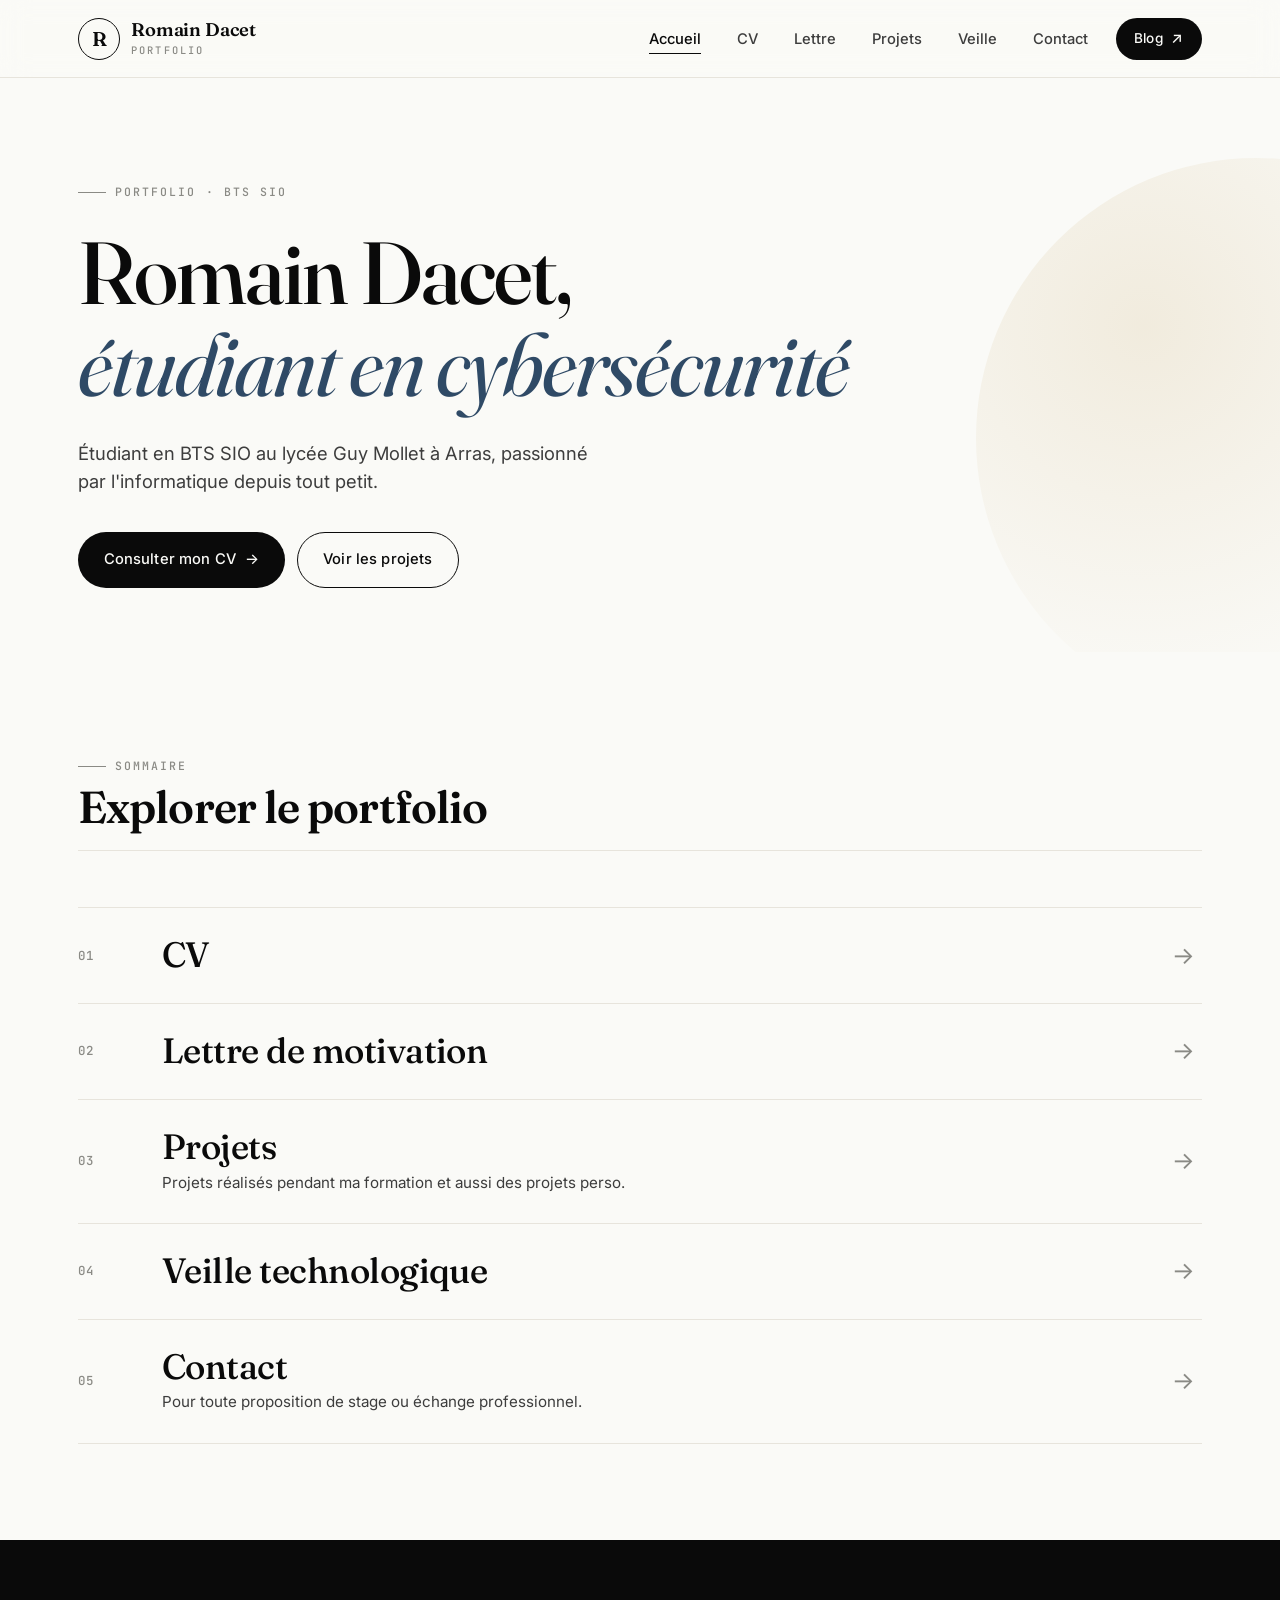
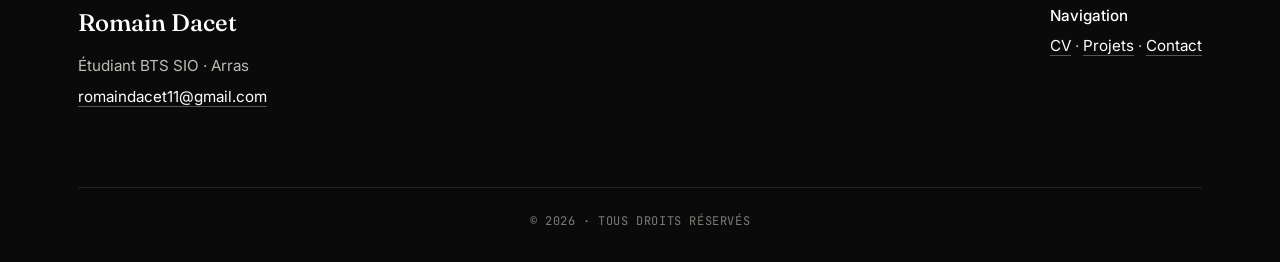
<file: index.html>
<!DOCTYPE html>
<html lang="fr">
<head>
    <meta charset="UTF-8">
    <meta name="viewport" content="width=device-width, initial-scale=1">
    <meta name="description" content="Portfolio de Romain Dacet — BTS SIO, technicien réseau. CV, lettre de motivation, projets et veille technologique.">
    <title>Romain Dacet — Portfolio BTS SIO</title>
    <link rel="icon" href="assets/img/favicon.svg" type="image/svg+xml">
    <link rel="preconnect" href="https://fonts.googleapis.com">
    <link rel="preconnect" href="https://fonts.gstatic.com" crossorigin>
    <link href="https://fonts.googleapis.com/css2?family=Fraunces:ital,wght@0,400;0,500;0,600;1,400;1,500&family=Inter:wght@400;500;600;700&family=JetBrains+Mono:wght@400;500&display=swap" rel="stylesheet">
    <link rel="stylesheet" href="assets/css/style.css?v=20260616">
</head>
<body>

<header class="site-header">
    <div class="container">
        <a href="index.html" class="site-logo">
            <span class="logo-mark" aria-hidden="true">R</span>
            <span class="site-title">
                Romain Dacet
                <small>Portfolio</small>
            </span>
        </a>

        <div class="header-actions">
            <nav class="main-nav" aria-label="Navigation principale">
                <ul>
                    <li class="current-menu-item"><a href="index.html">Accueil</a></li>
                    <li><a href="cv.html">CV</a></li>
                    <li><a href="lettre-motivation.html">Lettre</a></li>
                    <li><a href="projets.html">Projets</a></li>
                    <li><a href="veille.html">Veille</a></li>
                    <li><a href="contact.html">Contact</a></li>
                </ul>
            </nav>

            <a class="btn btn--blog" href="https://blog.rdacet.fr" target="_blank" rel="noopener">
                Blog <span class="arrow-i" aria-hidden="true">&#8599;</span>
            </a>

            <button class="nav-toggle" aria-label="Ouvrir le menu" aria-expanded="false">&#9776;</button>
        </div>
    </div>
</header>

<main id="site-main">

<!-- Hero -->
<section class="hero">
    <div class="container">
        <div class="hero-text">
            <span class="eyebrow">Portfolio &middot; BTS SIO</span>
            <h1>Romain Dacet,<br><span class="accent">étudiant en cybersécurité<span></h1>
            <p class="lead">
                Étudiant en BTS SIO au lycée Guy Mollet à Arras, passionné par l'informatique depuis tout petit.
            </p>
            <div class="hero-actions">
                <a href="cv.html" class="btn">Consulter mon CV <span class="arrow-i">&rarr;</span></a>
                <a href="projets.html" class="btn btn--outline">Voir les projets</a>
            </div>
        </div>
    </div>
</section>

<!-- Liste éditoriale -->
<section>
    <div class="container">
        <div class="section-head">
            <div class="section-head-left">
                <span class="eyebrow">Sommaire</span>
                <h2>Explorer le portfolio</h2>
            </div>
        </div>

        <ul class="nav-list">
            <li>
                <a href="cv.html">
                    <span class="np-num">01</span>
                    <span class="np-main">
                        <span class="np-title">CV</span>
                    </span>
                    <span class="np-arrow">&rarr;</span>
                </a>
            </li>
            <li>
                <a href="lettre-motivation.html">
                    <span class="np-num">02</span>
                    <span class="np-main">
                        <span class="np-title">Lettre de motivation</span>
                    </span>
                    <span class="np-arrow">&rarr;</span>
                </a>
            </li>
            <li>
                <a href="projets.html">
                    <span class="np-num">03</span>
                    <span class="np-main">
                        <span class="np-title">Projets</span>
                        <span class="np-desc">Projets réalisés pendant ma formation et aussi des projets perso.</span>
                    </span>
                    <span class="np-arrow">&rarr;</span>
                </a>
            </li>
            <li>
                <a href="veille.html">
                    <span class="np-num">04</span>
                    <span class="np-main">
                        <span class="np-title">Veille technologique</span>
                    </span>
                    <span class="np-arrow">&rarr;</span>
                </a>
            </li>
            <li>
                <a href="contact.html">
                    <span class="np-num">05</span>
                    <span class="np-main">
                        <span class="np-title">Contact</span>
                        <span class="np-desc">Pour toute proposition de stage ou échange professionnel.</span>
                    </span>
                    <span class="np-arrow">&rarr;</span>
                </a>
            </li>
        </ul>
    </div>
</section>

</main>

<footer class="site-footer">
    <div class="container">
        <div>
            <span class="footer-brand">Romain Dacet</span>
            <p>Étudiant BTS SIO &middot; Arras</p>
            <p><a href="mailto:romaindacet11@gmail.com">romaindacet11@gmail.com</a></p>
        </div>
        <div>
            <p><strong>Navigation</strong></p>
            <p><a href="cv.html">CV</a> &middot; <a href="projets.html">Projets</a> &middot; <a href="contact.html">Contact</a></p>
        </div>
        <p class="legal">
            &copy; 2026 &middot; Tous droits réservés
        </p>
    </div>
</footer>

<script src="assets/js/main.js?v=20260616"></script>
</body>
</html>
</file>
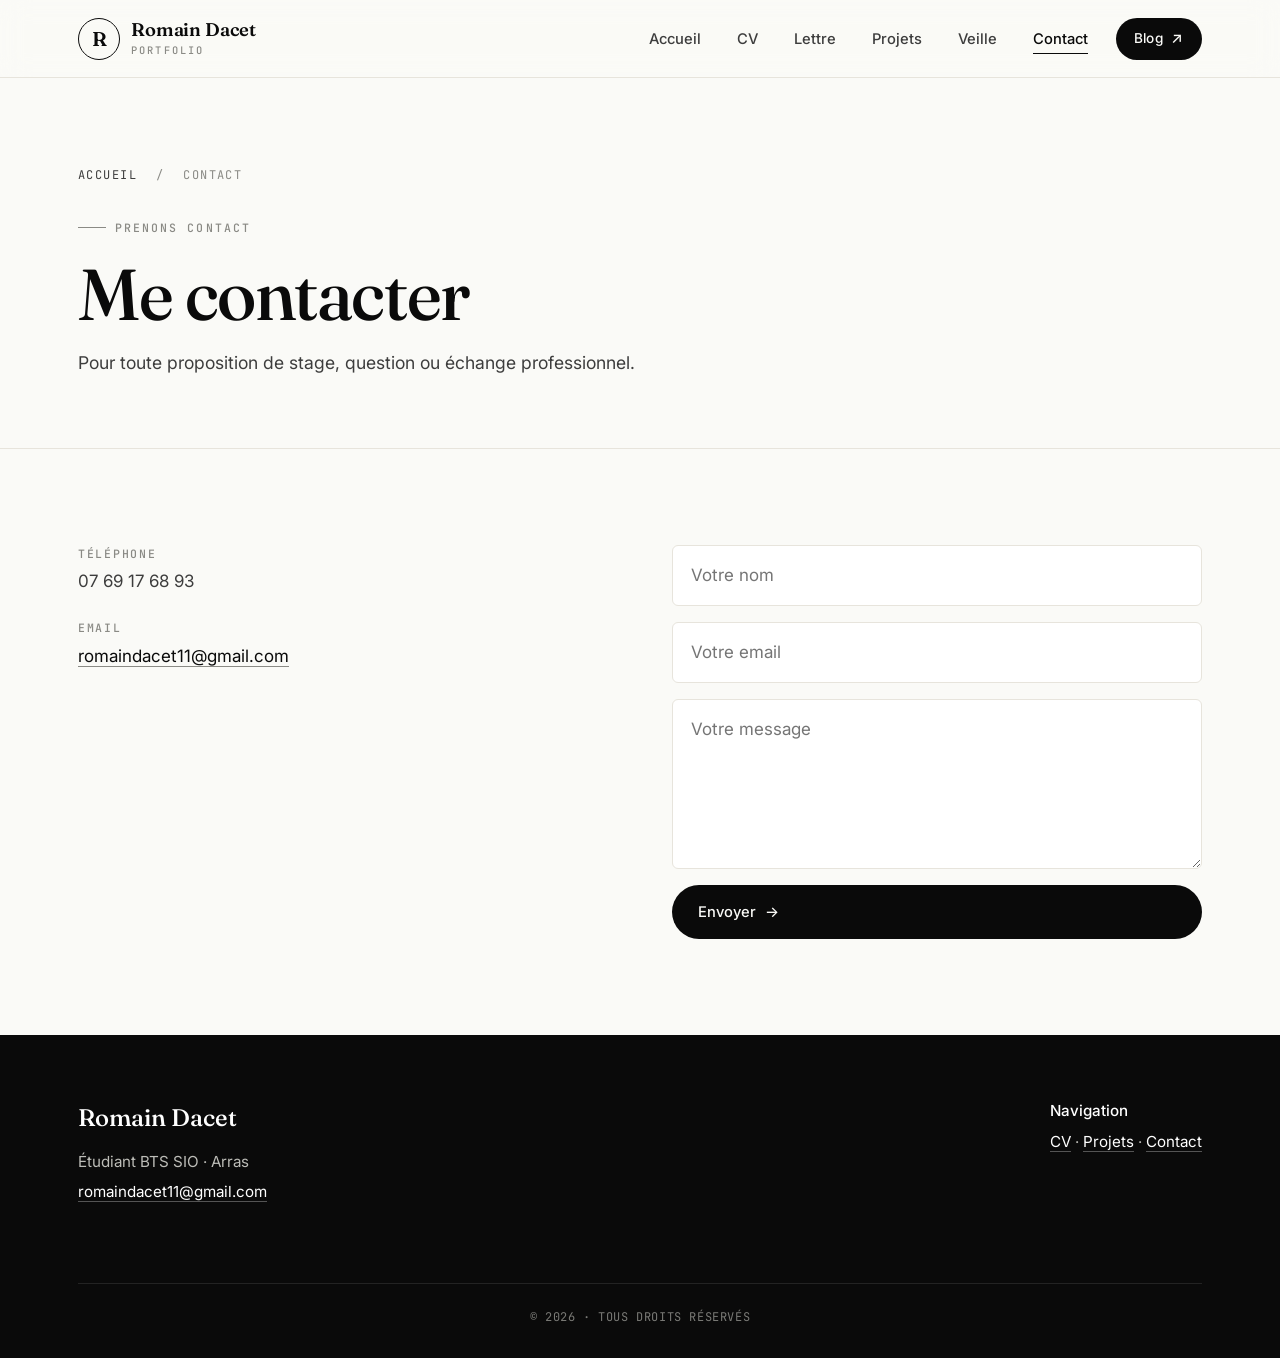
<file: contact.html>
<!DOCTYPE html>
<html lang="fr">
<head>
    <meta charset="UTF-8">
    <meta name="viewport" content="width=device-width, initial-scale=1">
    <meta name="description" content="Contacter Romain Dacet — proposition de stage réseau, question ou échange professionnel.">
    <title>Contact — Romain Dacet</title>
    <link rel="icon" href="assets/img/favicon.svg" type="image/svg+xml">
    <link rel="preconnect" href="https://fonts.googleapis.com">
    <link rel="preconnect" href="https://fonts.gstatic.com" crossorigin>
    <link href="https://fonts.googleapis.com/css2?family=Fraunces:ital,wght@0,400;0,500;0,600;1,400;1,500&family=Inter:wght@400;500;600;700&family=JetBrains+Mono:wght@400;500&display=swap" rel="stylesheet">
    <link rel="stylesheet" href="assets/css/style.css?v=20260616">
</head>
<body>

<header class="site-header">
    <div class="container">
        <a href="index.html" class="site-logo">
            <span class="logo-mark" aria-hidden="true">R</span>
            <span class="site-title">
                Romain Dacet
                <small>Portfolio</small>
            </span>
        </a>

        <div class="header-actions">
            <nav class="main-nav" aria-label="Navigation principale">
                <ul>
                    <li><a href="index.html">Accueil</a></li>
                    <li><a href="cv.html">CV</a></li>
                    <li><a href="lettre-motivation.html">Lettre</a></li>
                    <li><a href="projets.html">Projets</a></li>
                    <li><a href="veille.html">Veille</a></li>
                    <li class="current-menu-item"><a href="contact.html">Contact</a></li>
                </ul>
            </nav>

            <a class="btn btn--blog" href="https://blog.rdacet.fr" target="_blank" rel="noopener">
                Blog <span class="arrow-i" aria-hidden="true">&#8599;</span>
            </a>

            <button class="nav-toggle" aria-label="Ouvrir le menu" aria-expanded="false">&#9776;</button>
        </div>
    </div>
</header>

<main id="site-main">

<section class="page-hero">
    <div class="container">
        <div class="breadcrumb">
            <a href="index.html">Accueil</a>
            <span class="sep">/</span>
            <span>Contact</span>
        </div>
        <span class="eyebrow">Prenons contact</span>
        <h1>Me contacter</h1>
        <p class="lead">Pour toute proposition de stage, question ou échange professionnel.</p>
    </div>
</section>

<section>
    <div class="container">
        <div class="contact-grid contact">
            <div class="contact-info">
                <p><strong>Téléphone</strong>
                07 69 17 68 93</p>

                <p><strong>Email</strong>
                <a href="mailto:romaindacet11@gmail.com">romaindacet11@gmail.com</a></p>
            </div>

            <div class="contact-form">
                <form data-contact="romaindacet11@gmail.com">
                    <input type="text"  name="name"    placeholder="Votre nom" required>
                    <input type="email" name="email"   placeholder="Votre email" required>
                    <textarea name="message" placeholder="Votre message" required></textarea>
                    <button type="submit" class="btn">Envoyer <span class="arrow-i">&rarr;</span></button>
                </form>
            </div>
        </div>
    </div>
</section>

</main>

<footer class="site-footer">
    <div class="container">
        <div>
            <span class="footer-brand">Romain Dacet</span>
            <p>Étudiant BTS SIO &middot; Arras</p>
            <p><a href="mailto:romaindacet11@gmail.com">romaindacet11@gmail.com</a></p>
        </div>
        <div>
            <p><strong>Navigation</strong></p>
            <p><a href="cv.html">CV</a> &middot; <a href="projets.html">Projets</a> &middot; <a href="contact.html">Contact</a></p>
        </div>
        <p class="legal">
            &copy; 2026 &middot; Tous droits réservés
        </p>
    </div>
</footer>

<script src="assets/js/main.js?v=20260616"></script>
</body>
</html>
</file>
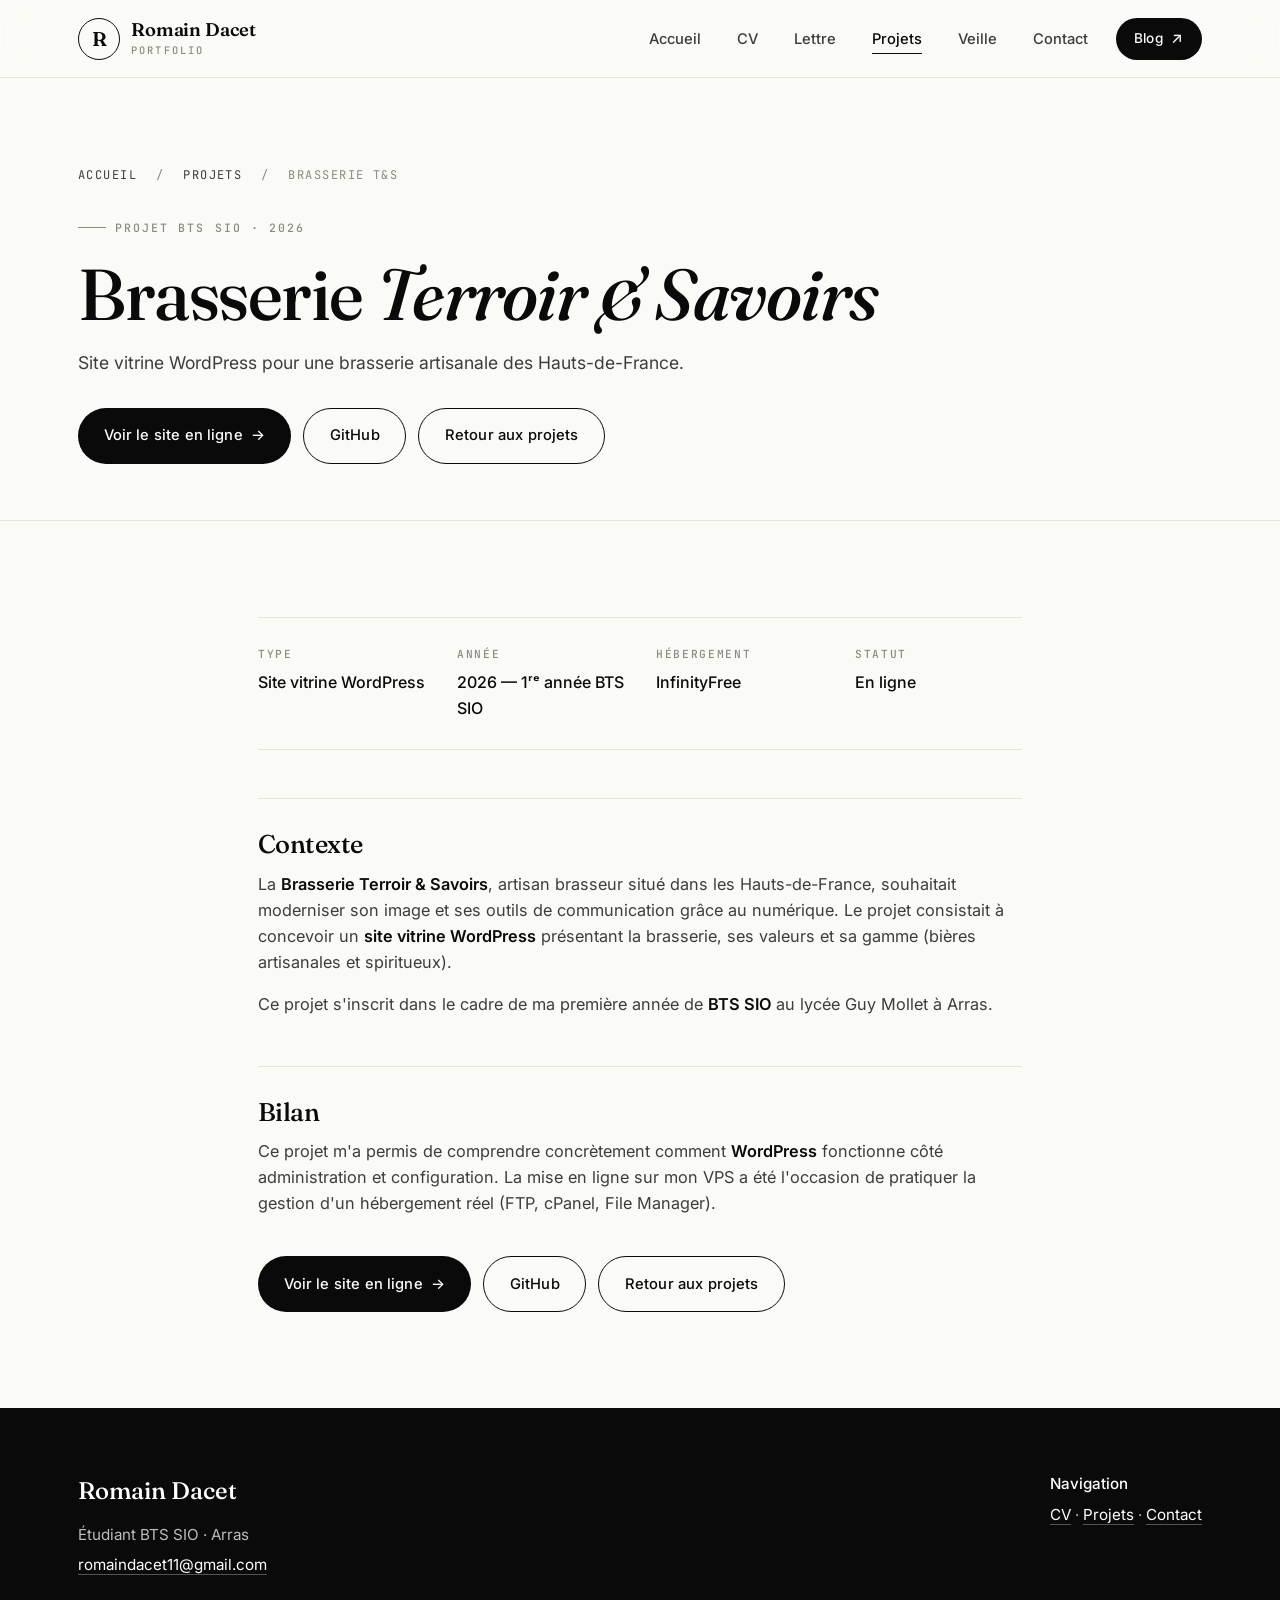
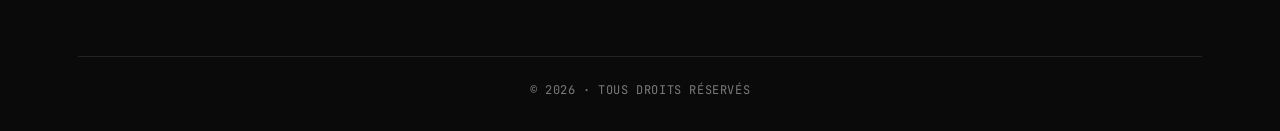
<file: projet-brasserie.html>
<!DOCTYPE html>
<html lang="fr">
<head>
    <meta charset="UTF-8">
    <meta name="viewport" content="width=device-width, initial-scale=1">
    <meta name="description" content="Projet BTS SIO — site vitrine WordPress de la Brasserie Terroir & Savoirs, par Romain Dacet.">
    <title>Brasserie Terroir &amp; Savoirs — Romain Dacet</title>
    <link rel="icon" href="assets/img/favicon.svg" type="image/svg+xml">
    <link rel="preconnect" href="https://fonts.googleapis.com">
    <link rel="preconnect" href="https://fonts.gstatic.com" crossorigin>
    <link href="https://fonts.googleapis.com/css2?family=Fraunces:ital,wght@0,400;0,500;0,600;1,400;1,500&family=Inter:wght@400;500;600;700&family=JetBrains+Mono:wght@400;500&display=swap" rel="stylesheet">
    <link rel="stylesheet" href="assets/css/style.css?v=20260616">
</head>
<body>

<header class="site-header">
    <div class="container">
        <a href="index.html" class="site-logo">
            <span class="logo-mark" aria-hidden="true">R</span>
            <span class="site-title">
                Romain Dacet
                <small>Portfolio</small>
            </span>
        </a>

        <div class="header-actions">
            <nav class="main-nav" aria-label="Navigation principale">
                <ul>
                    <li><a href="index.html">Accueil</a></li>
                    <li><a href="cv.html">CV</a></li>
                    <li><a href="lettre-motivation.html">Lettre</a></li>
                    <li class="current-menu-item"><a href="projets.html">Projets</a></li>
                    <li><a href="veille.html">Veille</a></li>
                    <li><a href="contact.html">Contact</a></li>
                </ul>
            </nav>

            <a class="btn btn--blog" href="https://blog.rdacet.fr" target="_blank" rel="noopener">
                Blog <span class="arrow-i" aria-hidden="true">&#8599;</span>
            </a>

            <button class="nav-toggle" aria-label="Ouvrir le menu" aria-expanded="false">&#9776;</button>
        </div>
    </div>
</header>

<main id="site-main">

<section class="page-hero">
    <div class="container">
        <div class="breadcrumb">
            <a href="index.html">Accueil</a>
            <span class="sep">/</span>
            <a href="projets.html">Projets</a>
            <span class="sep">/</span>
            <span>Brasserie T&amp;S</span>
        </div>
        <span class="eyebrow">Projet BTS SIO &middot; 2026</span>
        <h1>Brasserie <em>Terroir &amp; Savoirs</em></h1>
        <p class="lead">Site vitrine WordPress pour une brasserie artisanale des Hauts-de-France.</p>
        <div class="actions-row">
            <a href="https://brasserie.rdacet.fr" class="btn" target="_blank" rel="noopener">Voir le site en ligne <span class="arrow-i">&rarr;</span></a>
            <a href="https://github.com/rxOmdct/brasserie" class="btn btn--outline" target="_blank" rel="noopener">GitHub</a>
            <a href="projets.html" class="btn btn--outline">Retour aux projets</a>
        </div>
    </div>
</section>

<section>
    <div class="container-sm">
        <div class="content-block">

            <dl class="project-meta">
                <div class="meta-item"><dt>Type</dt><dd>Site vitrine WordPress</dd></div>
                <div class="meta-item"><dt>Année</dt><dd>2026 — 1ʳᵉ année BTS SIO</dd></div>
                <div class="meta-item"><dt>Hébergement</dt><dd>InfinityFree</dd></div>
                <div class="meta-item"><dt>Statut</dt><dd>En ligne</dd></div>
            </dl>

            <h2>Contexte</h2>
            <p>La <strong>Brasserie Terroir &amp; Savoirs</strong>, artisan brasseur situé dans les Hauts-de-France, souhaitait moderniser son image et ses outils de communication grâce au numérique. Le projet consistait à concevoir un <strong>site vitrine WordPress</strong> présentant la brasserie, ses valeurs et sa gamme (bières artisanales et spiritueux).</p>
            <p>Ce projet s'inscrit dans le cadre de ma première année de <strong>BTS SIO</strong> au lycée Guy Mollet à Arras.</p>

            <h2>Bilan</h2>
            <p>Ce projet m'a permis de comprendre concrètement comment <strong>WordPress</strong> fonctionne côté administration et configuration. La mise en ligne sur mon VPS a été l'occasion de pratiquer la gestion d'un hébergement réel (FTP, cPanel, File Manager).</p>

            <div class="actions-row">
                <a href="https://brasserie.rdacet.fr" class="btn" target="_blank" rel="noopener">Voir le site en ligne <span class="arrow-i">&rarr;</span></a>
                <a href="https://github.com/rxOmdct/brasserie" class="btn btn--outline" target="_blank" rel="noopener">GitHub</a>
                <a href="projets.html" class="btn btn--outline">Retour aux projets</a>
            </div>

        </div>
    </div>
</section>

</main>

<footer class="site-footer">
    <div class="container">
        <div>
            <span class="footer-brand">Romain Dacet</span>
            <p>Étudiant BTS SIO &middot; Arras</p>
            <p><a href="mailto:romaindacet11@gmail.com">romaindacet11@gmail.com</a></p>
        </div>
        <div>
            <p><strong>Navigation</strong></p>
            <p><a href="cv.html">CV</a> &middot; <a href="projets.html">Projets</a> &middot; <a href="contact.html">Contact</a></p>
        </div>
        <p class="legal">
            &copy; 2026 &middot; Tous droits réservés
        </p>
    </div>
</footer>

<script src="assets/js/main.js?v=20260616"></script>
</body>
</html>
</file>
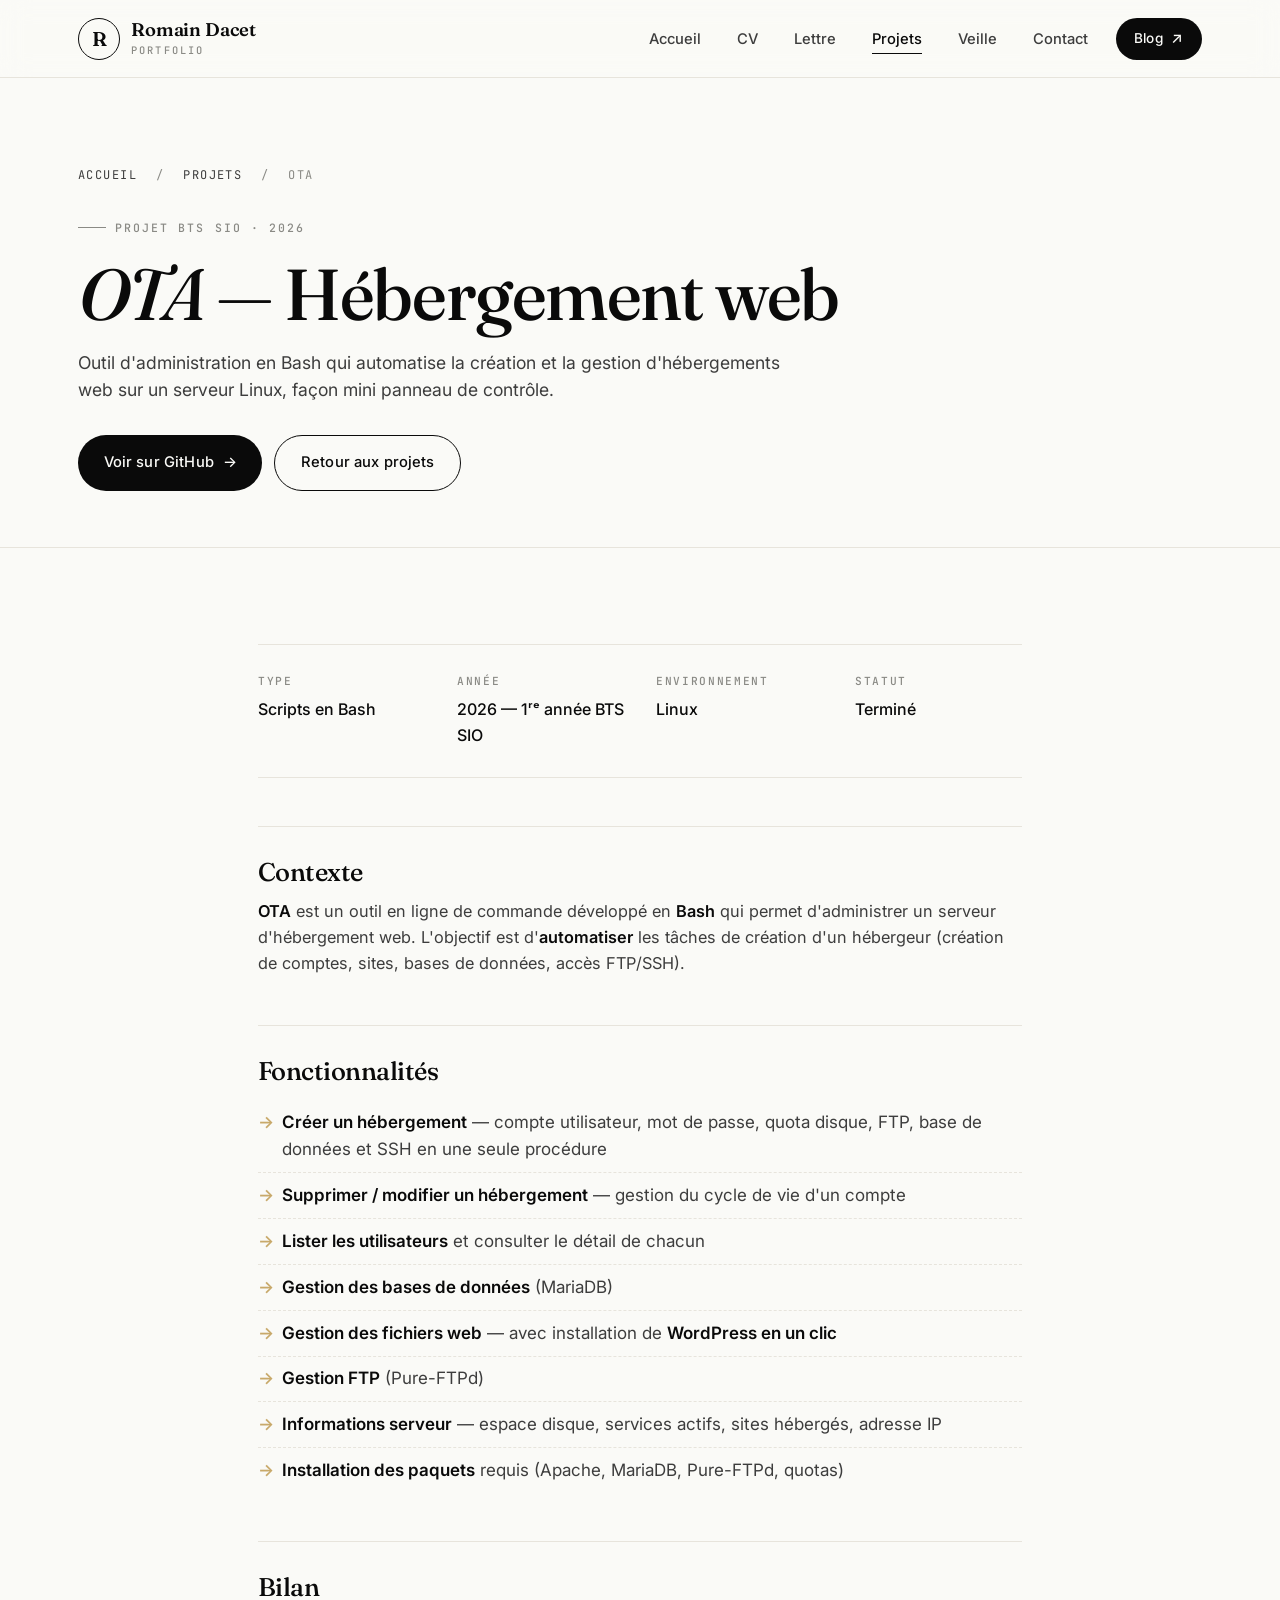
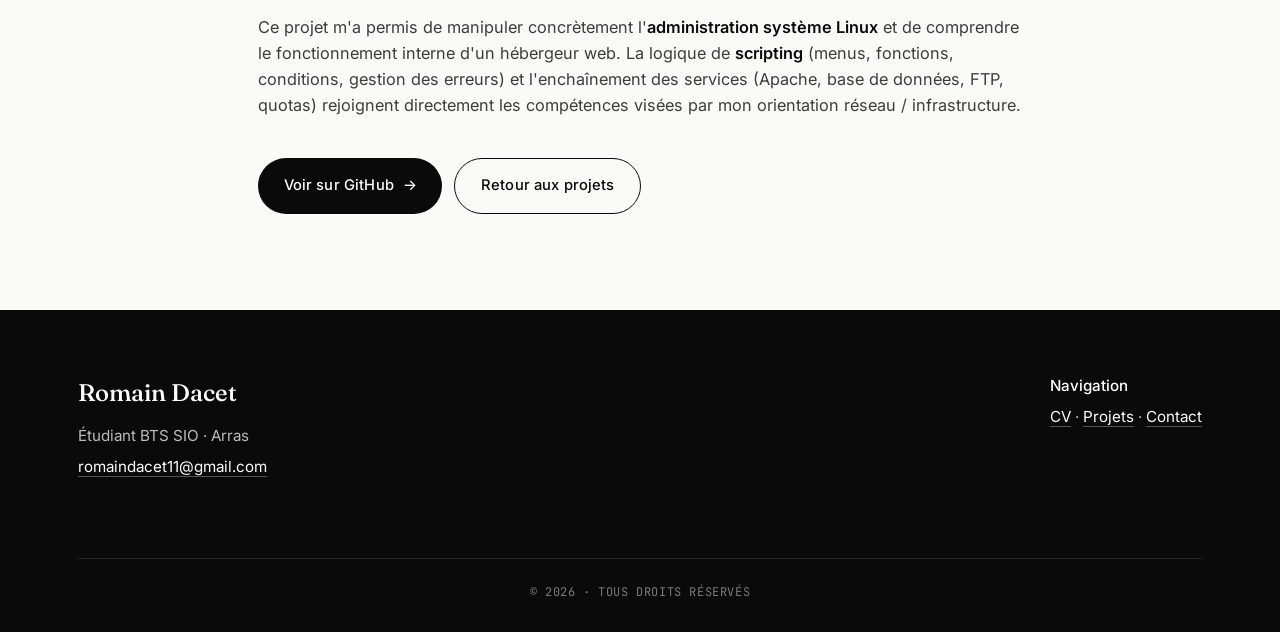
<file: projet-ota.html>
<!DOCTYPE html>
<html lang="fr">
<head>
    <meta charset="UTF-8">
    <meta name="viewport" content="width=device-width, initial-scale=1">
    <meta name="description" content="Projet BTS SIO — OTA, outil en Bash pour automatiser la gestion d'un hébergement web sur serveur Linux (Apache, MariaDB, Pure-FTPd, quotas).">
    <title>OTA — Hébergement web — Romain Dacet</title>
    <link rel="icon" href="assets/img/favicon.svg" type="image/svg+xml">
    <link rel="preconnect" href="https://fonts.googleapis.com">
    <link rel="preconnect" href="https://fonts.gstatic.com" crossorigin>
    <link href="https://fonts.googleapis.com/css2?family=Fraunces:ital,wght@0,400;0,500;0,600;1,400;1,500&family=Inter:wght@400;500;600;700&family=JetBrains+Mono:wght@400;500&display=swap" rel="stylesheet">
    <link rel="stylesheet" href="assets/css/style.css?v=20260616">
</head>
<body>

<header class="site-header">
    <div class="container">
        <a href="index.html" class="site-logo">
            <span class="logo-mark" aria-hidden="true">R</span>
            <span class="site-title">
                Romain Dacet
                <small>Portfolio</small>
            </span>
        </a>

        <div class="header-actions">
            <nav class="main-nav" aria-label="Navigation principale">
                <ul>
                    <li><a href="index.html">Accueil</a></li>
                    <li><a href="cv.html">CV</a></li>
                    <li><a href="lettre-motivation.html">Lettre</a></li>
                    <li class="current-menu-item"><a href="projets.html">Projets</a></li>
                    <li><a href="veille.html">Veille</a></li>
                    <li><a href="contact.html">Contact</a></li>
                </ul>
            </nav>

            <a class="btn btn--blog" href="https://blog.rdacet.fr" target="_blank" rel="noopener">
                Blog <span class="arrow-i" aria-hidden="true">&#8599;</span>
            </a>

            <button class="nav-toggle" aria-label="Ouvrir le menu" aria-expanded="false">&#9776;</button>
        </div>
    </div>
</header>

<main id="site-main">

<section class="page-hero">
    <div class="container">
        <div class="breadcrumb">
            <a href="index.html">Accueil</a>
            <span class="sep">/</span>
            <a href="projets.html">Projets</a>
            <span class="sep">/</span>
            <span>OTA</span>
        </div>
        <span class="eyebrow">Projet BTS SIO &middot; 2026</span>
        <h1><em>OTA</em> — Hébergement web</h1>
        <p class="lead">Outil d'administration en Bash qui automatise la création et la gestion d'hébergements web sur un serveur Linux, façon mini panneau de contrôle.</p>
        <div class="actions-row">
            <a href="https://github.com/rxOmdct/OTA" class="btn" target="_blank" rel="noopener">Voir sur GitHub <span class="arrow-i">&rarr;</span></a>
            <a href="projets.html" class="btn btn--outline">Retour aux projets</a>
        </div>
    </div>
</section>

<section>
    <div class="container-sm">
        <div class="content-block">

            <dl class="project-meta">
                <div class="meta-item"><dt>Type</dt><dd>Scripts en Bash</dd></div>
                <div class="meta-item"><dt>Année</dt><dd>2026 — 1ʳᵉ année BTS SIO</dd></div>
                <div class="meta-item"><dt>Environnement</dt><dd>Linux</dd></div>
                <div class="meta-item"><dt>Statut</dt><dd>Terminé</dd></div>
            </dl>

            <h2>Contexte</h2>
            <p><strong>OTA</strong> est un outil en ligne de commande développé en <strong>Bash</strong> qui permet d'administrer un serveur d'hébergement web. L'objectif est d'<strong>automatiser</strong> les tâches de création d'un hébergeur (création de comptes, sites, bases de données, accès FTP/SSH).</p>
            <h2>Fonctionnalités</h2>
            <ul>
                <li><strong>Créer un hébergement</strong> — compte utilisateur, mot de passe, quota disque, FTP, base de données et SSH en une seule procédure</li>
                <li><strong>Supprimer / modifier un hébergement</strong> — gestion du cycle de vie d'un compte</li>
                <li><strong>Lister les utilisateurs</strong> et consulter le détail de chacun</li>
                <li><strong>Gestion des bases de données</strong> (MariaDB)</li>
                <li><strong>Gestion des fichiers web</strong> — avec installation de <strong>WordPress en un clic</strong></li>
                <li><strong>Gestion FTP</strong> (Pure-FTPd)</li>
                <li><strong>Informations serveur</strong> — espace disque, services actifs, sites hébergés, adresse IP</li>
                <li><strong>Installation des paquets</strong> requis (Apache, MariaDB, Pure-FTPd, quotas)</li>
            </ul>

            <h2>Bilan</h2>
            <p>Ce projet m'a permis de manipuler concrètement l'<strong>administration système Linux</strong> et de comprendre le fonctionnement interne d'un hébergeur web. La logique de <strong>scripting</strong> (menus, fonctions, conditions, gestion des erreurs) et l'enchaînement des services (Apache, base de données, FTP, quotas) rejoignent directement les compétences visées par mon orientation réseau / infrastructure.</p>

            <div class="actions-row">
                <a href="https://github.com/rxOmdct/OTA" class="btn" target="_blank" rel="noopener">Voir sur GitHub <span class="arrow-i">&rarr;</span></a>
                <a href="projets.html" class="btn btn--outline">Retour aux projets</a>
            </div>

        </div>
    </div>
</section>

</main>

<footer class="site-footer">
    <div class="container">
        <div>
            <span class="footer-brand">Romain Dacet</span>
            <p>Étudiant BTS SIO &middot; Arras</p>
            <p><a href="mailto:romaindacet11@gmail.com">romaindacet11@gmail.com</a></p>
        </div>
        <div>
            <p><strong>Navigation</strong></p>
            <p><a href="cv.html">CV</a> &middot; <a href="projets.html">Projets</a> &middot; <a href="contact.html">Contact</a></p>
        </div>
        <p class="legal">
            &copy; 2026 &middot; Tous droits réservés
        </p>
    </div>
</footer>

<script src="assets/js/main.js?v=20260616"></script>
</body>
</html>
</file>
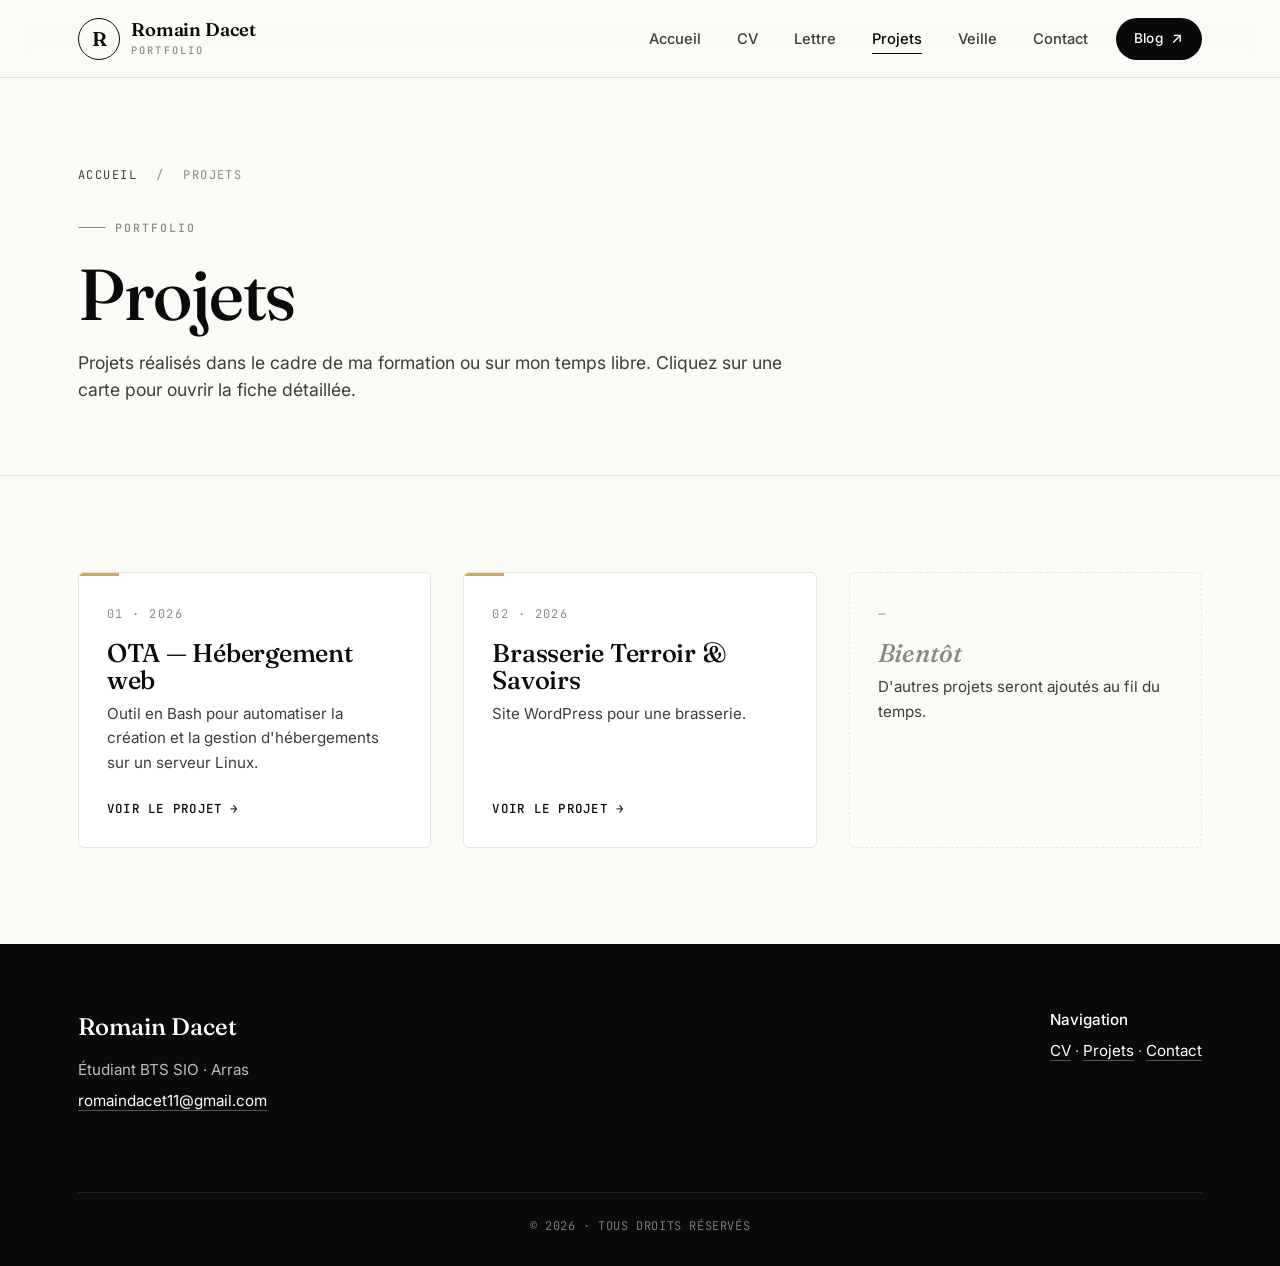
<file: projets.html>
<!DOCTYPE html>
<html lang="fr">
<head>
    <meta charset="UTF-8">
    <meta name="viewport" content="width=device-width, initial-scale=1">
    <meta name="description" content="Projets de Romain Dacet réalisés en BTS SIO — site WordPress Brasserie Terroir & Savoirs et OTA, outil d'hébergement web en Bash.">
    <title>Projets — Romain Dacet</title>
    <link rel="icon" href="assets/img/favicon.svg" type="image/svg+xml">
    <link rel="preconnect" href="https://fonts.googleapis.com">
    <link rel="preconnect" href="https://fonts.gstatic.com" crossorigin>
    <link href="https://fonts.googleapis.com/css2?family=Fraunces:ital,wght@0,400;0,500;0,600;1,400;1,500&family=Inter:wght@400;500;600;700&family=JetBrains+Mono:wght@400;500&display=swap" rel="stylesheet">
    <link rel="stylesheet" href="assets/css/style.css?v=20260616">
</head>
<body>

<header class="site-header">
    <div class="container">
        <a href="index.html" class="site-logo">
            <span class="logo-mark" aria-hidden="true">R</span>
            <span class="site-title">
                Romain Dacet
                <small>Portfolio</small>
            </span>
        </a>

        <div class="header-actions">
            <nav class="main-nav" aria-label="Navigation principale">
                <ul>
                    <li><a href="index.html">Accueil</a></li>
                    <li><a href="cv.html">CV</a></li>
                    <li><a href="lettre-motivation.html">Lettre</a></li>
                    <li class="current-menu-item"><a href="projets.html">Projets</a></li>
                    <li><a href="veille.html">Veille</a></li>
                    <li><a href="contact.html">Contact</a></li>
                </ul>
            </nav>

            <a class="btn btn--blog" href="https://blog.rdacet.fr" target="_blank" rel="noopener">
                Blog <span class="arrow-i" aria-hidden="true">&#8599;</span>
            </a>

            <button class="nav-toggle" aria-label="Ouvrir le menu" aria-expanded="false">&#9776;</button>
        </div>
    </div>
</header>

<main id="site-main">

<section class="page-hero">
    <div class="container">
        <div class="breadcrumb">
            <a href="index.html">Accueil</a>
            <span class="sep">/</span>
            <span>Projets</span>
        </div>
        <span class="eyebrow">Portfolio</span>
        <h1>Projets</h1>
        <p class="lead">Projets réalisés dans le cadre de ma formation ou sur mon temps libre. Cliquez sur une carte pour ouvrir la fiche détaillée.</p>
    </div>
</section>

<section>
    <div class="container">
        <div class="projects-grid">
            <a href="projet-ota.html" class="project-item">
                <span class="pi-num">01 &middot; 2026</span>
                <h3>OTA — Hébergement web</h3>
                <p>Outil en Bash pour automatiser la création et la gestion d'hébergements sur un serveur Linux.</p>
                <span class="pi-cta">Voir le projet <span>&rarr;</span></span>
            </a>

            <a href="projet-brasserie.html" class="project-item">
                <span class="pi-num">02 &middot; 2026</span>
                <h3>Brasserie Terroir &amp; Savoirs</h3>
                <p>Site WordPress pour une brasserie.</p>
                <span class="pi-cta">Voir le projet <span>&rarr;</span></span>
            </a>

            <div class="project-item project-item--empty">
                <span class="pi-num">&mdash;</span>
                <h3>Bientôt</h3>
                <p>D'autres projets seront ajoutés au fil du temps.</p>
            </div>
        </div>
    </div>
</section>

</main>

<footer class="site-footer">
    <div class="container">
        <div>
            <span class="footer-brand">Romain Dacet</span>
            <p>Étudiant BTS SIO &middot; Arras</p>
            <p><a href="mailto:romaindacet11@gmail.com">romaindacet11@gmail.com</a></p>
        </div>
        <div>
            <p><strong>Navigation</strong></p>
            <p><a href="cv.html">CV</a> &middot; <a href="projets.html">Projets</a> &middot; <a href="contact.html">Contact</a></p>
        </div>
        <p class="legal">
            &copy; 2026 &middot; Tous droits réservés
        </p>
    </div>
</footer>

<script src="assets/js/main.js?v=20260616"></script>
</body>
</html>
</file>
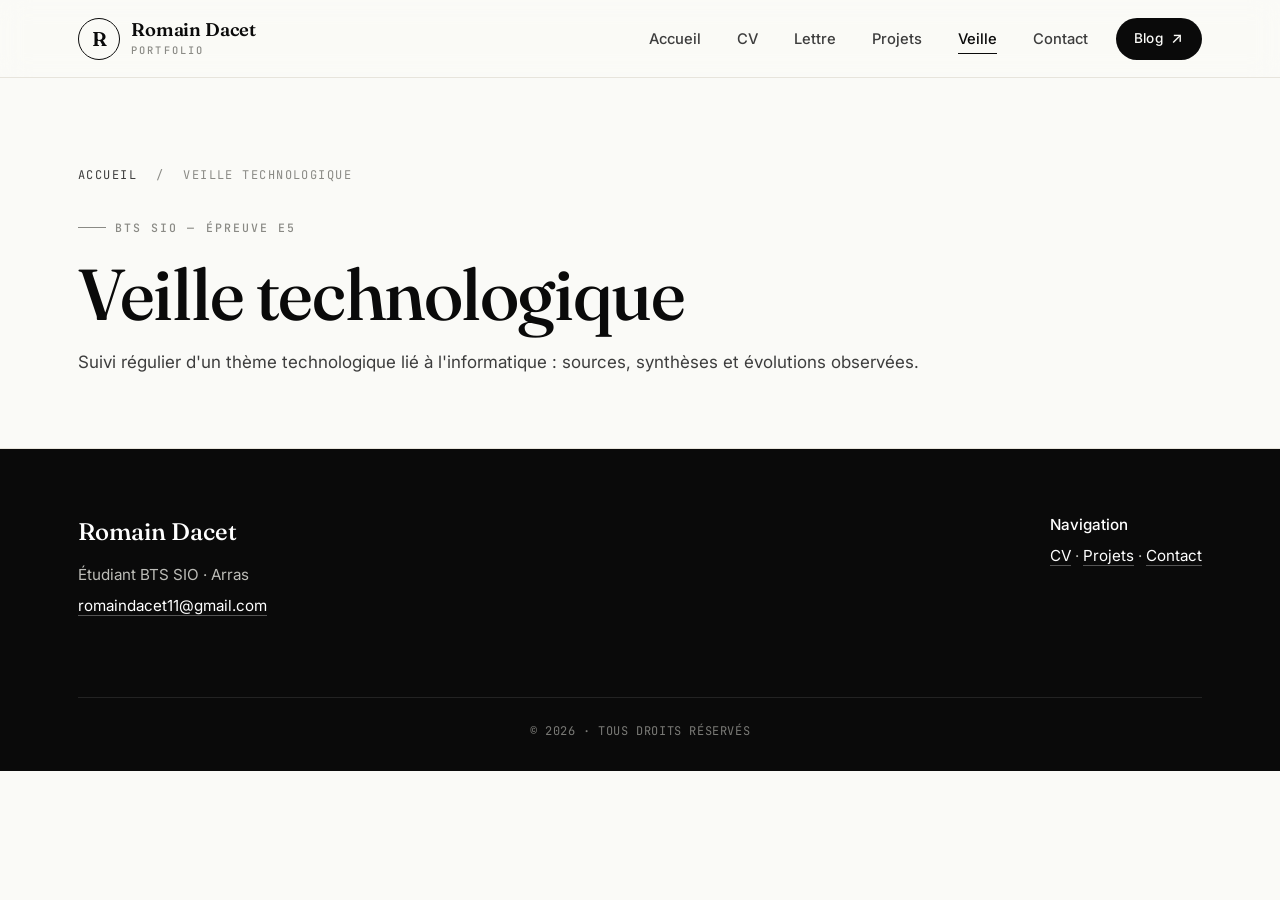
<file: veille.html>
<!DOCTYPE html>
<html lang="fr">
<head>
    <meta charset="UTF-8">
    <meta name="viewport" content="width=device-width, initial-scale=1">
    <meta name="description" content="Veille technologique de Romain Dacet — BTS SIO, épreuve E5 : sources, synthèses et évolutions suivies.">
    <title>Veille technologique — Romain Dacet</title>
    <link rel="icon" href="assets/img/favicon.svg" type="image/svg+xml">
    <link rel="preconnect" href="https://fonts.googleapis.com">
    <link rel="preconnect" href="https://fonts.gstatic.com" crossorigin>
    <link href="https://fonts.googleapis.com/css2?family=Fraunces:ital,wght@0,400;0,500;0,600;1,400;1,500&family=Inter:wght@400;500;600;700&family=JetBrains+Mono:wght@400;500&display=swap" rel="stylesheet">
    <link rel="stylesheet" href="assets/css/style.css?v=20260616">
</head>
<body>

<header class="site-header">
    <div class="container">
        <a href="index.html" class="site-logo">
            <span class="logo-mark" aria-hidden="true">R</span>
            <span class="site-title">
                Romain Dacet
                <small>Portfolio</small>
            </span>
        </a>

        <div class="header-actions">
            <nav class="main-nav" aria-label="Navigation principale">
                <ul>
                    <li><a href="index.html">Accueil</a></li>
                    <li><a href="cv.html">CV</a></li>
                    <li><a href="lettre-motivation.html">Lettre</a></li>
                    <li><a href="projets.html">Projets</a></li>
                    <li class="current-menu-item"><a href="veille.html">Veille</a></li>
                    <li><a href="contact.html">Contact</a></li>
                </ul>
            </nav>

            <a class="btn btn--blog" href="https://blog.rdacet.fr" target="_blank" rel="noopener">
                Blog <span class="arrow-i" aria-hidden="true">&#8599;</span>
            </a>

            <button class="nav-toggle" aria-label="Ouvrir le menu" aria-expanded="false">&#9776;</button>
        </div>
    </div>
</header>

<main id="site-main">

<section class="page-hero">
    <div class="container">
        <div class="breadcrumb">
            <a href="index.html">Accueil</a>
            <span class="sep">/</span>
            <span>Veille technologique</span>
        </div>
        <span class="eyebrow">BTS SIO — Épreuve E5</span>
        <h1>Veille technologique</h1>
        <p>Suivi régulier d'un thème technologique lié à l'informatique : sources, synthèses et évolutions observées.</p>
    </div>
</section>          

<footer class="site-footer">
    <div class="container">
        <div>
            <span class="footer-brand">Romain Dacet</span>
            <p>Étudiant BTS SIO &middot; Arras</p>
            <p><a href="mailto:romaindacet11@gmail.com">romaindacet11@gmail.com</a></p>
        </div>
        <div>
            <p><strong>Navigation</strong></p>
            <p><a href="cv.html">CV</a> &middot; <a href="projets.html">Projets</a> &middot; <a href="contact.html">Contact</a></p>
        </div>
        <p class="legal">
            &copy; 2026 &middot; Tous droits réservés
        </p>
    </div>
</footer>

<script src="assets/js/main.js?v=20260616"></script>
</body>
</html>
</file>
<file: assets/css/style.css>
/*
   Portfolio Romain Dacet — feuille de styles
   Site statique HTML/CSS/JS — BTS SIO
   Auteur : Romain Dacet
*/

/* ============================================================
   Reset + variables
   ============================================================ */
*, *::before, *::after { box-sizing: border-box; }
html { scroll-behavior: smooth; -webkit-text-size-adjust: 100%; }
body { margin: 0; padding: 0; }
img { max-width: 100%; display: block; height: auto; }
a { color: inherit; text-decoration: none; }
button { font: inherit; cursor: pointer; border: 0; background: none; color: inherit; }

:root {
  --bg:         #fafaf7;
  --bg-alt:     #f1efe9;
  --bg-card:    #ffffff;
  --bg-dark:    #0a0a0a;

  --ink:        #0a0a0a;
  --ink-soft:   #3d3d3d;
  --ink-muted:  #8a8a85;
  --line:       #e7e4dc;
  --line-dark:  #1c1c1c;

  --accent:     #2f4a66;   /* bleu ardoise sobre */
  --accent-hi:  #c8a96a;   /* accent chaud éditorial */

  --white:      #ffffff;

  --font-serif: "Fraunces", "Playfair Display", Georgia, serif;
  --font-sans:  "Inter", system-ui, -apple-system, sans-serif;
  --font-mono:  "JetBrains Mono", ui-monospace, SFMono-Regular, Menlo, monospace;

  --container: 1180px;
  --container-sm: 820px;
}

/* ============================================================
   Base
   ============================================================ */
body {
  font-family: var(--font-sans);
  color: var(--ink);
  background: var(--bg);
  line-height: 1.6;
  font-size: 17px;
  -webkit-font-smoothing: antialiased;
  text-rendering: optimizeLegibility;
}

h1, h2, h3, h4 {
  font-family: var(--font-serif);
  color: var(--ink);
  font-weight: 600;
  line-height: 1.05;
  margin: 0 0 .5em;
  letter-spacing: -0.02em;
}
h1 { font-size: clamp(2.8rem, 7vw, 5.5rem); font-weight: 500; }
h2 { font-size: clamp(1.8rem, 4vw, 2.8rem); }
h3 { font-size: 1.35rem; font-family: var(--font-sans); font-weight: 600; letter-spacing: -0.01em; }

p  { margin: 0 0 1rem; color: var(--ink-soft); }
em { font-family: var(--font-serif); font-style: italic; }

.container    { max-width: var(--container);    margin: 0 auto; padding: 0 1.75rem; }
.container-sm { max-width: var(--container-sm); margin: 0 auto; padding: 0 1.75rem; }

/* Bouton principal */
.btn {
  display: inline-flex;
  align-items: center;
  gap: .55rem;
  padding: .95rem 1.6rem;
  background: var(--ink);
  color: var(--bg);
  font-size: .92rem;
  font-weight: 500;
  letter-spacing: .01em;
  border-radius: 99px;
  transition: background .2s, transform .2s, color .2s;
}
.btn:hover { background: var(--accent); color: var(--white); transform: translateY(-1px); }
.btn--outline {
  background: transparent;
  color: var(--ink);
  border: 1px solid var(--ink);
}
.btn--outline:hover { background: var(--ink); color: var(--bg); }
.btn .arrow-i { transition: transform .2s; }
.btn:hover .arrow-i { transform: translateX(3px); }

/* ============================================================
   Eyebrow / meta labels
   ============================================================ */
.eyebrow {
  display: inline-flex;
  align-items: center;
  gap: .55rem;
  font-family: var(--font-mono);
  font-size: .72rem;
  font-weight: 500;
  letter-spacing: .18em;
  text-transform: uppercase;
  color: var(--ink-muted);
}
.eyebrow::before {
  content: '';
  width: 28px; height: 1px;
  background: var(--ink-muted);
  display: inline-block;
}

/* ============================================================
   Header
   ============================================================ */
.site-header {
  background: rgba(250, 250, 247, .82);
  backdrop-filter: saturate(180%) blur(14px);
  -webkit-backdrop-filter: saturate(180%) blur(14px);
  border-bottom: 1px solid var(--line);
  position: sticky;
  top: 0;
  z-index: 100;
}
.site-header .container {
  display: flex;
  align-items: center;
  justify-content: space-between;
  padding: 1.1rem 1.75rem;
  gap: 1rem;
}
.site-logo {
  display: inline-flex;
  align-items: center;
  gap: .7rem;
}
.logo-mark {
  display: inline-flex;
  align-items: center;
  justify-content: center;
  width: 42px;
  height: 42px;
  flex-shrink: 0;
  border: 1.5px solid var(--ink);
  border-radius: 50%;
  font-family: var(--font-serif);
  font-size: 1.25rem;
  font-weight: 600;
  line-height: 1;
  color: var(--ink);
  transition: background .2s, color .2s, transform .2s;
}
.site-logo:hover .logo-mark {
  background: var(--ink);
  color: var(--bg);
  transform: rotate(-6deg);
}
.site-logo .site-title {
  font-family: var(--font-serif);
  font-size: 1.15rem;
  color: var(--ink);
  line-height: 1.1;
  font-weight: 600;
  letter-spacing: -0.01em;
}
.site-logo .site-title small {
  display: block;
  font-family: var(--font-mono);
  font-size: .65rem;
  color: var(--ink-muted);
  letter-spacing: .2em;
  text-transform: uppercase;
  font-weight: 500;
  margin-top: .3rem;
}
.header-actions {
  display: flex;
  align-items: center;
  gap: 1.75rem;
}
.btn--blog {
  padding: .55rem 1.15rem;
  font-size: .85rem;
}
.btn--blog .arrow-i { font-size: .95rem; }
.btn--blog:hover .arrow-i { transform: translate(2px, -2px); }

.main-nav ul { list-style: none; margin: 0; padding: 0; display: flex; gap: 2.25rem; }
.main-nav a {
  color: var(--ink-soft);
  font-size: .92rem;
  font-weight: 500;
  padding: .4rem 0;
  position: relative;
  transition: color .2s;
}
.main-nav a:hover,
.main-nav .current-menu-item > a { color: var(--ink); }
.main-nav a:hover::after,
.main-nav .current-menu-item > a::after {
  content: '';
  position: absolute;
  left: 0; right: 0; bottom: 0;
  height: 1px; background: var(--ink);
}

.nav-toggle { display: none; color: var(--ink); font-size: 1.5rem; line-height: 1; }

/* ============================================================
   Hero home (éditorial)
   ============================================================ */
.hero {
  padding: 6rem 0 4rem;
  position: relative;
  overflow: hidden;
}
.hero::before {
  content: '';
  position: absolute;
  top: 5rem; right: -20%;
  width: 560px; height: 560px;
  border-radius: 50%;
  background: radial-gradient(circle at 30% 30%, rgba(200, 169, 106, .18), transparent 70%);
  pointer-events: none;
  z-index: 0;
}
.hero .container { position: relative; z-index: 1; }

.hero-grid {
  display: grid;
  grid-template-columns: 1.35fr 1fr;
  gap: 4rem;
  align-items: center;
}
.hero-text h1 {
  margin: 1.5rem 0 1.75rem;
  font-weight: 500;
}
.hero-text h1 .accent {
  font-style: italic;
  font-weight: 400;
  color: var(--accent);
}
.hero-text p.lead {
  font-size: 1.15rem;
  color: var(--ink-soft);
  max-width: 540px;
  margin-bottom: 2.25rem;
  line-height: 1.55;
}
.hero-actions { display: flex; flex-wrap: wrap; gap: .75rem; }

.hero-photo {
  position: relative;
  aspect-ratio: 4/5;
  max-width: 380px;
  margin-left: auto;
  border-radius: 6px;
  overflow: hidden;
  background: var(--bg-alt);
}
.hero-photo::after {
  content: '';
  position: absolute;
  inset: 0;
  border-radius: 6px;
  box-shadow: inset 0 0 0 1px rgba(0,0,0,.06);
  pointer-events: none;
}
.hero-photo img { width: 100%; height: 100%; object-fit: cover; }
.hero-photo-placeholder {
  display: flex; align-items: center; justify-content: center;
  height: 100%; color: var(--ink-muted);
  font-size: .85rem; text-align: center; padding: 1rem;
  font-family: var(--font-mono);
}

/* ============================================================
   Sections
   ============================================================ */
section { padding: 6rem 0; position: relative; }
section.alt { background: var(--bg-alt); }

.section-head {
  display: flex;
  align-items: flex-end;
  justify-content: space-between;
  gap: 2rem;
  margin-bottom: 3.5rem;
  padding-bottom: 1.25rem;
  border-bottom: 1px solid var(--line);
}
.section-head h2 { margin: 0; }
.section-head .eyebrow { margin-bottom: .5rem; }
.section-head-left { max-width: 620px; }
.section-head p { margin-top: .75rem; font-size: 1rem; color: var(--ink-soft); }

/* ============================================================
   Nav-list (home → sections)
   Style éditorial : liste horizontale avec numéros
   ============================================================ */
.nav-list {
  list-style: none; margin: 0; padding: 0;
  border-top: 1px solid var(--line);
}
.nav-list li { border-bottom: 1px solid var(--line); }
.nav-list a {
  display: grid;
  grid-template-columns: 60px 1fr auto;
  align-items: center;
  gap: 1.5rem;
  padding: 1.75rem 0;
  transition: padding-left .25s, background .25s;
  position: relative;
}
.nav-list a:hover {
  padding-left: 1rem;
  background: linear-gradient(to right, transparent, rgba(0,0,0,.015));
}
.nav-list a:hover .np-title { color: var(--accent); }
.nav-list a:hover .np-arrow { transform: translateX(6px); color: var(--accent); }
.np-num {
  font-family: var(--font-mono);
  font-size: .78rem;
  color: var(--ink-muted);
  letter-spacing: .1em;
  font-weight: 500;
}
.np-main { display: flex; flex-direction: column; gap: .25rem; }
.np-title {
  font-family: var(--font-serif);
  font-size: clamp(1.6rem, 3vw, 2.2rem);
  color: var(--ink);
  font-weight: 500;
  line-height: 1.1;
  letter-spacing: -0.015em;
  transition: color .2s;
}
.np-desc {
  font-size: .95rem;
  color: var(--ink-soft);
  max-width: 520px;
}
.np-arrow {
  font-size: 1.5rem;
  color: var(--ink-muted);
  transition: transform .25s, color .25s;
  padding-right: .5rem;
}

/* ============================================================
   Page-hero (pages internes)
   ============================================================ */
.page-hero {
  padding: 5.5rem 0 3.5rem;
  border-bottom: 1px solid var(--line);
}
.page-hero .breadcrumb {
  margin-bottom: 1.5rem;
  font-family: var(--font-mono);
  font-size: .75rem;
  color: var(--ink-muted);
  text-transform: uppercase;
  letter-spacing: .12em;
}
.page-hero .breadcrumb a { color: var(--ink-soft); transition: color .2s; }
.page-hero .breadcrumb a:hover { color: var(--ink); }
.page-hero .breadcrumb .sep { margin: 0 .65rem; color: var(--ink-muted); }
.page-hero .eyebrow { margin-bottom: 1rem; }
.page-hero h1 {
  margin: .25rem 0 1rem;
  font-size: clamp(2.5rem, 6vw, 4.5rem);
  font-weight: 500;
}
.page-hero p.lead {
  font-size: 1.1rem; color: var(--ink-soft);
  max-width: 720px; line-height: 1.55;
}
.page-hero .actions-row {
  display: flex; flex-wrap: wrap;
  gap: .75rem;
  margin-top: 2rem;
}

/* ============================================================
   Content block (CV, lettre, projets)
   ============================================================ */
.content-block {
  max-width: var(--container-sm);
  margin: 0 auto;
}
.content-block h2 {
  margin-top: 3rem;
  padding-top: 2rem;
  border-top: 1px solid var(--line);
  font-size: 1.6rem;
  font-weight: 500;
}
.content-block h2:first-child {
  margin-top: 0;
  padding-top: 0;
  border-top: 0;
}
.content-block h3 { margin-top: 2rem; color: var(--ink); font-size: 1.1rem; }
.content-block p  { font-size: 1.02rem; color: var(--ink-soft); }
.content-block ul {
  margin: 1rem 0 1.5rem;
  padding: 0;
  list-style: none;
}
.content-block ul li {
  padding: .55rem 0 .55rem 1.5rem;
  position: relative;
  color: var(--ink-soft);
  border-bottom: 1px dashed var(--line);
}
.content-block ul li:last-child { border-bottom: 0; }
.content-block ul li::before {
  content: '→';
  position: absolute;
  left: 0;
  color: var(--accent-hi);
  font-weight: 600;
}
.content-block strong { color: var(--ink); font-weight: 600; }

.actions-row {
  display: flex; flex-wrap: wrap;
  gap: .75rem;
  margin: 2.5rem 0 0;
}

/* ============================================================
   PDF embed
   ============================================================ */
.pdf-frame {
  width: 100%;
  height: 80vh;
  min-height: 600px;
  border: 1px solid var(--line);
  border-radius: 6px;
  background: var(--bg-alt);
  margin-top: 1.5rem;
}

/* ============================================================
   Projets listing
   ============================================================ */
.projects-grid {
  display: grid;
  grid-template-columns: repeat(auto-fit, minmax(320px, 1fr));
  gap: 2rem;
}
.project-item {
  background: var(--bg-card);
  border: 1px solid var(--line);
  border-radius: 6px;
  padding: 2rem 1.75rem 1.75rem;
  transition: transform .25s, border-color .25s, box-shadow .25s;
  display: flex;
  flex-direction: column;
  gap: .5rem;
  position: relative;
  overflow: hidden;
}
.project-item::before {
  content: '';
  position: absolute;
  top: 0; left: 0;
  width: 40px; height: 3px;
  background: var(--accent-hi);
  transition: width .3s;
}
.project-item:hover {
  transform: translateY(-4px);
  border-color: var(--ink);
  box-shadow: 0 20px 40px -20px rgba(0,0,0,.15);
}
.project-item:hover::before { width: 100%; }
.project-item .pi-num {
  font-family: var(--font-mono);
  font-size: .75rem;
  color: var(--ink-muted);
  letter-spacing: .12em;
  text-transform: uppercase;
}
.project-item h3 {
  margin: .5rem 0 0;
  font-family: var(--font-serif);
  font-size: 1.6rem;
  font-weight: 500;
  color: var(--ink);
}
.project-item p {
  margin: 0;
  color: var(--ink-soft);
  font-size: .95rem;
  flex: 1;
}
.project-item .pi-cta {
  margin-top: 1rem;
  font-family: var(--font-mono);
  font-size: .78rem;
  letter-spacing: .1em;
  text-transform: uppercase;
  color: var(--ink);
  font-weight: 500;
  display: inline-flex;
  align-items: center;
  gap: .5rem;
  transition: gap .25s;
}
.project-item:hover .pi-cta { gap: .9rem; color: var(--accent); }
.project-item--empty {
  background: transparent;
  border-style: dashed;
  color: var(--ink-muted);
  cursor: default;
}
.project-item--empty::before { display: none; }
.project-item--empty:hover {
  transform: none; border-color: var(--line); box-shadow: none;
}
.project-item--empty h3 { color: var(--ink-muted); font-style: italic; }

/* ============================================================
   Projet détail (meta + tags)
   ============================================================ */
.project-meta {
  display: grid;
  grid-template-columns: repeat(auto-fit, minmax(160px, 1fr));
  gap: 1.5rem 2rem;
  padding: 1.75rem 0;
  margin: 0 0 2rem;
  border-top: 1px solid var(--line);
  border-bottom: 1px solid var(--line);
  list-style: none;
}
.project-meta .meta-item { margin: 0; }
.project-meta .meta-item dt {
  font-family: var(--font-mono);
  font-size: .7rem; text-transform: uppercase;
  letter-spacing: .15em; color: var(--ink-muted);
  font-weight: 500; margin-bottom: .4rem;
}
.project-meta .meta-item dd {
  margin: 0; color: var(--ink);
  font-weight: 500; font-size: 1rem;
}

.tags { display: flex; flex-wrap: wrap; gap: .5rem; margin: 0 0 1.5rem; }
.tag {
  display: inline-block;
  padding: .35rem .85rem;
  background: transparent;
  border: 1px solid var(--line);
  color: var(--ink-soft);
  border-radius: 99px;
  font-family: var(--font-mono);
  font-size: .72rem;
  font-weight: 500;
  letter-spacing: .03em;
}

/* ============================================================
   Contact
   ============================================================ */
.contact-grid { display: grid; grid-template-columns: 1fr 1fr; gap: 4rem; align-items: start; }
.contact-info p { margin: 0 0 1.5rem; color: var(--ink-soft); }
.contact-info strong {
  color: var(--ink-muted); display: block;
  font-family: var(--font-mono);
  font-size: .72rem; text-transform: uppercase;
  letter-spacing: .15em; margin-bottom: .3rem;
  font-weight: 500;
}
.contact-info a {
  color: var(--ink);
  border-bottom: 1px solid var(--ink-muted);
  transition: color .2s, border-color .2s;
}
.contact-info a:hover { color: var(--accent); border-color: var(--accent); }

.contact form { display: grid; gap: 1rem; }
.contact input, .contact textarea {
  font: inherit;
  padding: 1rem 1.1rem;
  border: 1px solid var(--line);
  border-radius: 6px;
  background: var(--bg-card);
  color: var(--ink);
  transition: border-color .2s, box-shadow .2s;
}
.contact input:focus, .contact textarea:focus {
  outline: none;
  border-color: var(--ink);
  box-shadow: 0 0 0 3px rgba(10,10,10,.06);
}
.contact textarea { min-height: 170px; resize: vertical; }

/* WPForms override */
.contact-form .wpforms-container { margin: 0 !important; }
.contact-form .wpforms-field-label {
    color: var(--ink) !important; font-weight: 500 !important;
    font-size: .85rem !important;
}
.contact-form input[type="text"],
.contact-form input[type="email"],
.contact-form input[type="tel"],
.contact-form textarea {
    font: inherit !important;
    padding: 1rem 1.1rem !important;
    border: 1px solid var(--line) !important;
    border-radius: 6px !important;
    background: var(--bg-card) !important;
    color: var(--ink) !important;
    width: 100% !important;
}
.contact-form input:focus, .contact-form textarea:focus {
    outline: none !important;
    border-color: var(--ink) !important;
    box-shadow: 0 0 0 3px rgba(10,10,10,.06) !important;
}
.contact-form textarea { min-height: 170px !important; resize: vertical !important; }
.contact-form .wpforms-submit {
    background: var(--ink) !important;
    color: var(--bg) !important;
    border: 0 !important;
    padding: .95rem 1.6rem !important;
    border-radius: 99px !important;
    font-weight: 500 !important;
    cursor: pointer !important;
    transition: background .2s !important;
}
.contact-form .wpforms-submit:hover { background: var(--accent) !important; }

/* ============================================================
   Footer
   ============================================================ */
.site-footer {
  background: var(--bg-dark);
  color: #bdbdb8;
  padding: 4rem 0 1.5rem;
}
.site-footer .container {
  display: flex;
  flex-wrap: wrap;
  justify-content: space-between;
  gap: 2rem;
  align-items: flex-start;
}
.site-footer p { color: #bdbdb8; margin: 0 0 .4rem; font-size: .95rem; }
.site-footer a {
  color: var(--white);
  border-bottom: 1px solid rgba(255,255,255,.3);
  transition: border-color .2s;
}
.site-footer a:hover { border-color: var(--white); }
.site-footer strong { color: var(--white); font-weight: 500; }
.site-footer .footer-brand {
  font-family: var(--font-serif);
  font-size: 1.5rem;
  color: var(--white);
  margin-bottom: .75rem;
  display: block;
  font-weight: 500;
}
.site-footer .legal {
  width: 100%;
  margin-top: 2.5rem; padding-top: 1.5rem;
  border-top: 1px solid rgba(255, 255, 255, .1);
  font-family: var(--font-mono);
  font-size: .75rem;
  color: #7a7a76;
  letter-spacing: .05em;
  text-transform: uppercase;
  text-align: center;
}

/* ============================================================
   Responsive
   ============================================================ */
@media (max-width: 900px) {
  .hero-grid { grid-template-columns: 1fr; gap: 2.5rem; }
  .hero-photo { margin: 0 auto; max-width: 280px; }
  .hero { padding: 3.5rem 0 2rem; }
  .hero::before { display: none; }
  .contact-grid { grid-template-columns: 1fr; gap: 2rem; }
  .section-head { flex-direction: column; align-items: flex-start; }
  section { padding: 4rem 0; }
  .nav-list a {
    grid-template-columns: 40px 1fr auto;
    gap: 1rem;
    padding: 1.25rem 0;
  }
}

@media (max-width: 720px) {
  .nav-toggle { display: block; }
  .header-actions { gap: .9rem; }
  .logo-mark { width: 38px; height: 38px; font-size: 1.1rem; }
  .main-nav {
    position: absolute; top: 100%; left: 0; right: 0;
    background: var(--bg);
    border-bottom: 1px solid var(--line);
    max-height: 0; overflow: hidden;
    transition: max-height .3s;
  }
  .main-nav.is-open { max-height: 500px; }
  .main-nav ul { flex-direction: column; gap: 0; padding: .5rem 1.75rem 1rem; }
  .main-nav li { border-bottom: 1px solid var(--line); }
  .main-nav li:last-child { border-bottom: 0; }
  .main-nav a { display: block; padding: .9rem 0; }
  .main-nav a::after { display: none; }
  .np-title { font-size: 1.4rem; }
  .page-hero { padding: 3.5rem 0 2.5rem; }
}
</file>
